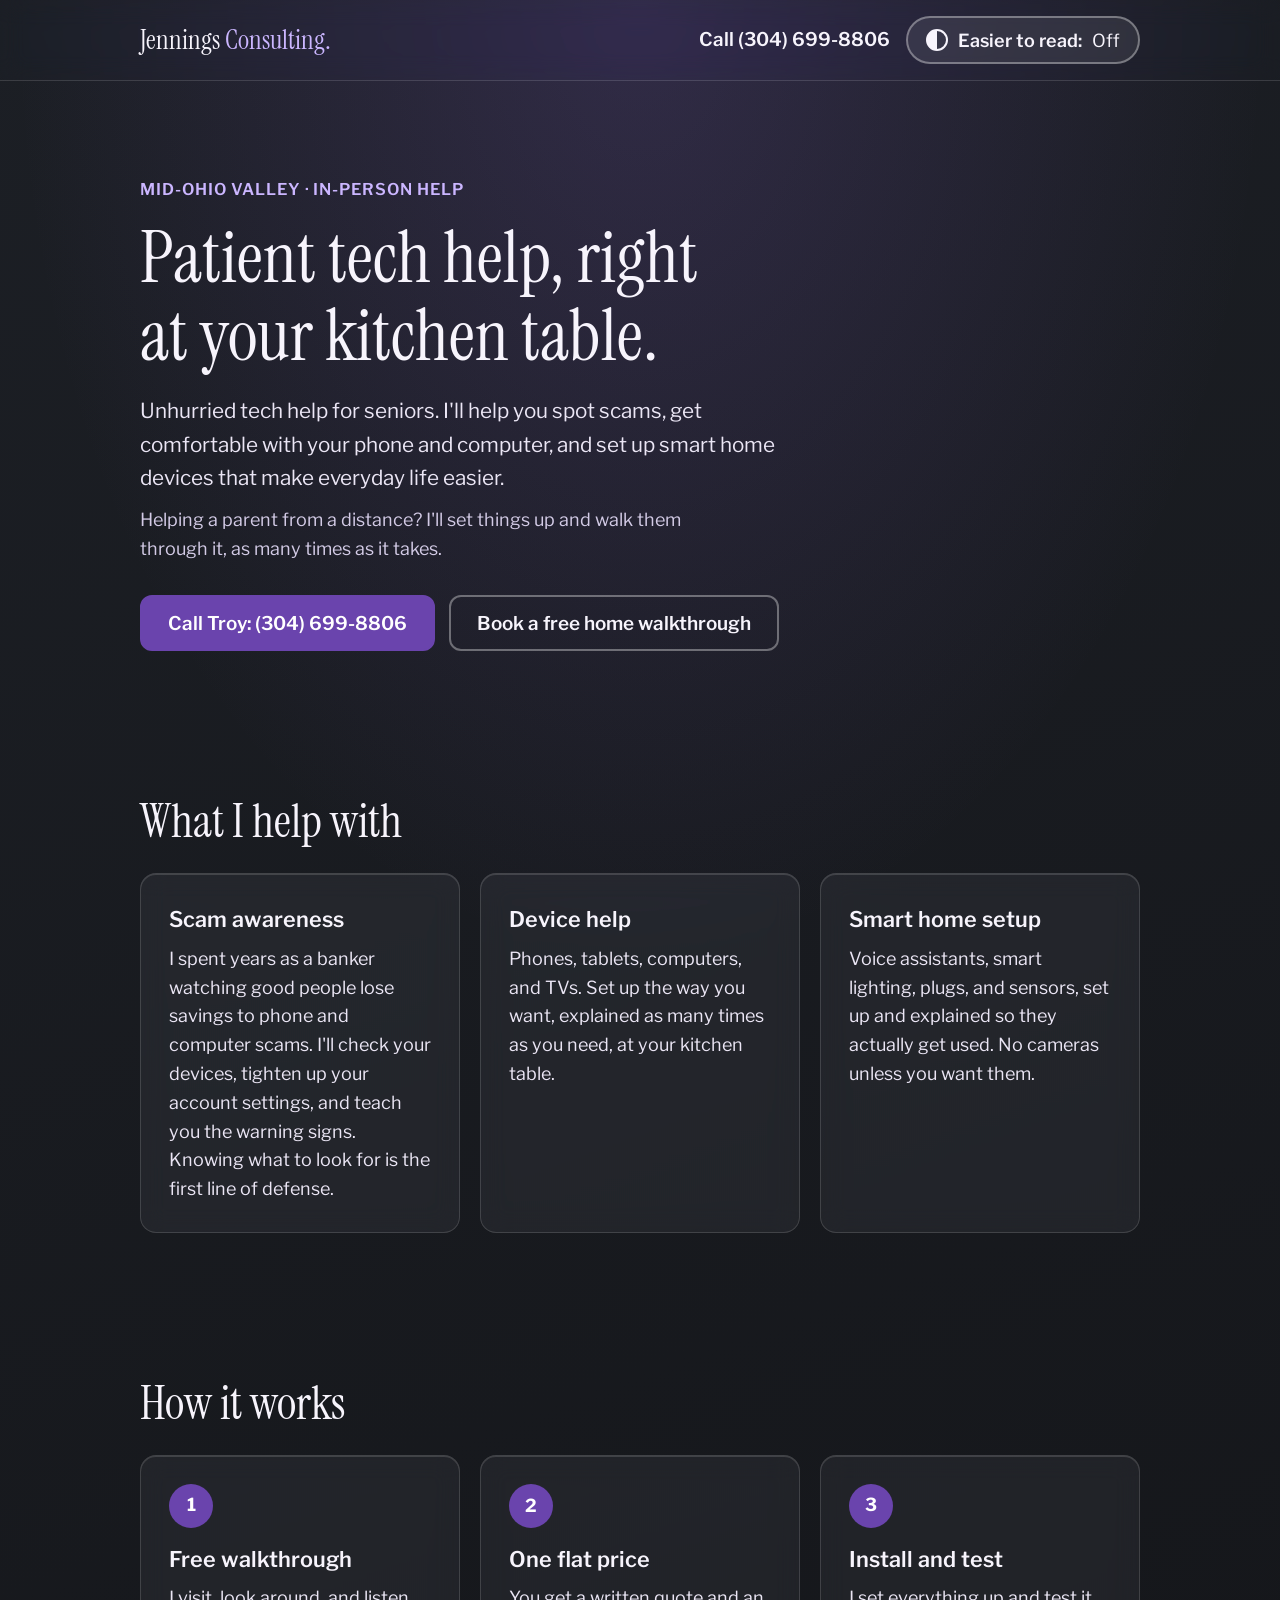
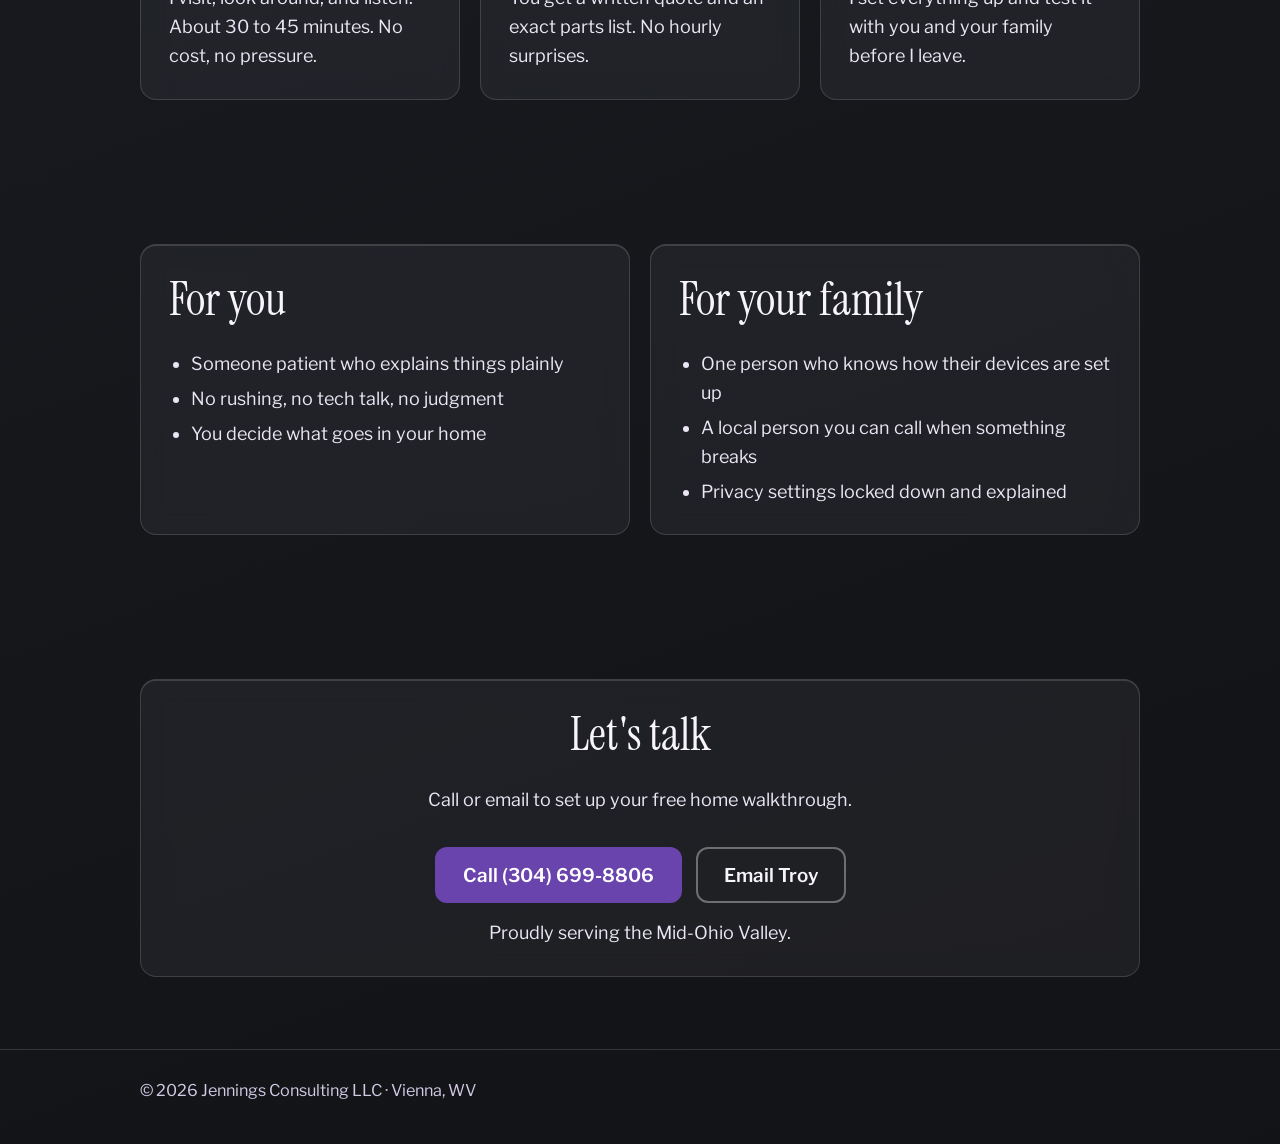
<file: index.html>
<!DOCTYPE html>
<html lang="en">
<head>
  <meta charset="UTF-8" />
  <meta name="viewport" content="width=device-width, initial-scale=1.0" />
  <title>Jennings Consulting | Patient Tech Help for Seniors</title>
  <meta name="description" content="Patient, in-person tech help for seniors in the Mid-Ohio Valley: scam awareness, device help, and smart home setup." />

  <!-- Apply the saved reading mode before the page paints, so there's no flash. -->
  <script>
    (function () {
      var mode = null;
      try { mode = localStorage.getItem('jc-contrast'); } catch (e) {}
      if (mode === null && window.matchMedia && window.matchMedia('(prefers-contrast: more)').matches) mode = 'high';
      if (mode === 'high') document.documentElement.setAttribute('data-contrast', 'high');
    })();
  </script>

  <link rel="preconnect" href="https://fonts.googleapis.com" />
  <link rel="preconnect" href="https://fonts.gstatic.com" crossorigin />
  <link href="https://fonts.googleapis.com/css2?family=Instrument+Serif&family=Libre+Franklin:wght@400;600;700&display=swap" rel="stylesheet" />
  <link rel="stylesheet" href="site.css" />
</head>
<body>
  <a class="skip" href="#main">Skip to main content</a>

  <header class="site-header">
    <div class="wrap header-row">
      <a href="index.html" class="logo">Jennings<span> Consulting.</span></a>
      <div class="header-actions">
        <a class="phone" href="tel:3046998806">Call (304) 699-8806</a>
        <button type="button" class="contrast-toggle" id="contrastToggle" aria-pressed="false">
          <span class="icon" aria-hidden="true"></span>
          Easier to read: <span class="state" id="contrastState">Off</span>
        </button>
      </div>
    </div>
  </header>

  <main id="main">
    <!-- HERO -->
    <div class="hero">
      <div class="wrap">
        <p class="kicker">Mid-Ohio Valley &middot; In-person help</p>
        <h1>Patient tech help, right at your kitchen table.</h1>
        <p class="lede">Unhurried tech help for seniors. I'll help you spot scams, get comfortable with your phone and computer, and set up smart home devices that make everyday life easier.</p>
        <p class="lede-family">Helping a parent from a distance? I'll set things up and walk them through it, as many times as it takes.</p>
        <div class="btn-row">
          <a class="btn btn-primary" href="tel:3046998806">Call Troy: (304) 699-8806</a>
          <a class="btn btn-secondary" href="#contact">Book a free home walkthrough</a>
        </div>
      </div>
    </div>

    <!-- WHAT I HELP WITH -->
    <section id="services">
      <div class="wrap">
        <h2>What I help with</h2>
        <div class="cards">
          <div class="card">
            <h3>Scam awareness</h3>
            <p>I spent years as a banker watching good people lose savings to phone and computer scams. I'll check your devices, tighten up your account settings, and teach you the warning signs. Knowing what to look for is the first line of defense.</p>
          </div>
          <div class="card">
            <h3>Device help</h3>
            <p>Phones, tablets, computers, and TVs. Set up the way you want, explained as many times as you need, at your kitchen table.</p>
          </div>
          <div class="card">
            <h3>Smart home setup</h3>
            <p>Voice assistants, smart lighting, plugs, and sensors, set up and explained so they actually get used. No cameras unless you want them.</p>
          </div>
        </div>
      </div>
    </section>

    <!-- HOW IT WORKS -->
    <section id="how">
      <div class="wrap">
        <h2>How it works</h2>
        <ol class="steps">
          <li class="card">
            <h3>Free walkthrough</h3>
            <p>I visit, look around, and listen. About 30 to 45 minutes. No cost, no pressure.</p>
          </li>
          <li class="card">
            <h3>One flat price</h3>
            <p>You get a written quote and an exact parts list. No hourly surprises.</p>
          </li>
          <li class="card">
            <h3>Install and test</h3>
            <p>I set everything up and test it with you and your family before I leave.</p>
          </li>
        </ol>
      </div>
    </section>

    <!-- FOR SENIORS / FOR FAMILIES -->
    <section id="who">
      <div class="wrap split">
        <div class="card">
          <h2>For you</h2>
          <ul>
            <li>Someone patient who explains things plainly</li>
            <li>No rushing, no tech talk, no judgment</li>
            <li>You decide what goes in your home</li>
          </ul>
        </div>
        <div class="card">
          <h2>For your family</h2>
          <ul>
            <li>One person who knows how their devices are set up</li>
            <li>A local person you can call when something breaks</li>
            <li>Privacy settings locked down and explained</li>
          </ul>
        </div>
      </div>
    </section>

    <!-- CONTACT -->
    <section id="contact" class="contact">
      <div class="wrap">
        <div class="card">
          <h2>Let's talk</h2>
          <p>Call or email to set up your free home walkthrough.</p>
          <div class="btn-row">
            <a class="btn btn-primary" href="tel:3046998806">Call (304) 699-8806</a>
            <a class="btn btn-secondary" href="mailto:JenningsConsulting@protonmail.com">Email Troy</a>
          </div>
          <p class="area">Proudly serving the Mid-Ohio Valley.</p>
        </div>
      </div>
    </section>
  </main>

  <footer>
    <div class="wrap">&copy; <span id="yr">2026</span> Jennings Consulting LLC &middot; Vienna, WV</div>
  </footer>

  <script>
    (function () {
      var root = document.documentElement;
      var btn = document.getElementById('contrastToggle');
      var state = document.getElementById('contrastState');

      function sync() {
        var on = root.getAttribute('data-contrast') === 'high';
        btn.setAttribute('aria-pressed', on ? 'true' : 'false');
        state.textContent = on ? 'On' : 'Off';
      }

      btn.addEventListener('click', function () {
        var on = root.getAttribute('data-contrast') === 'high';
        if (on) root.removeAttribute('data-contrast');
        else root.setAttribute('data-contrast', 'high');
        try { localStorage.setItem('jc-contrast', on ? 'normal' : 'high'); } catch (e) {}
        sync();
      });

      sync();
      document.getElementById('yr').textContent = new Date().getFullYear();
    })();
  </script>
</body>
</html>
</file>
<file: site.css>
/* ============================================================
   JC site.css (senior-focused redesign)
   Default: the dark graphite + violet JC look.
   High contrast: same layout, variables swapped via
   <html data-contrast="high">. Nothing else changes.
   ============================================================ */

/* ---------- DEFAULT THEME (original JC look) ---------- */
:root {
  --bg-0: #121316;
  --bg-1: #1c1f25;
  --page-bg:
    radial-gradient(ellipse 70% 50% at 50% 0%, rgba(138,99,212,.20), transparent 70%),
    linear-gradient(160deg, var(--bg-1), var(--bg-0));

  --tile:   rgba(255,255,255,.05);
  --line:   rgba(255,255,255,.14);
  --edge-hi: rgba(255,255,255,.14);
  --blur:   blur(12px) saturate(1.25);

  --ink:   #f7f4fc;   /* headings */
  --text:  #ebe6f5;   /* body */
  --muted: #d3cbe6;   /* secondary, still 10:1 on the dark field */

  --accent:      #cbb6ff;  /* links, kickers */
  --btn-bg:      #6a44ad;
  --btn-bg-hover:#7d55c8;
  --btn-text:    #ffffff;
  --btn2-border: rgba(255,255,255,.35);
  --btn2-text:   #f7f4fc;

  --toggle-bg:     rgba(255,255,255,.08);
  --toggle-border: rgba(255,255,255,.35);
  --toggle-text:   #f7f4fc;

  --focus: #cbb6ff;
  --link-underline: none;
  --border-w: 1px;

  --serif: 'Instrument Serif', Georgia, serif;
  --sans:  'Libre Franklin', system-ui, sans-serif;

  --base: 18px;          /* body size, never below 18 */
  --gutter: clamp(16px, 4vw, 40px);
  --radius: 16px;
}

/* ---------- HIGH CONTRAST (variables only) ---------- */
:root[data-contrast="high"] {
  --page-bg: #ffffff;

  --tile:   #ffffff;
  --line:   #111111;
  --edge-hi: transparent;
  --blur:   none;

  --ink:   #000000;
  --text:  #111111;
  --muted: #222222;

  --accent:      #3d1f7a;
  --btn-bg:      #3d1f7a;
  --btn-bg-hover:#2a1257;
  --btn-text:    #ffffff;
  --btn2-border: #111111;
  --btn2-text:   #000000;

  --toggle-bg:     #ffde59;
  --toggle-border: #000000;
  --toggle-text:   #000000;

  --focus: #000000;
  --link-underline: underline;
  --border-w: 2px;

  --base: 21px;
}

/* ---------- BASE ---------- */
*, *::before, *::after { box-sizing: border-box; margin: 0; padding: 0; }

html { font-size: var(--base); scroll-behavior: smooth; }

body {
  font-family: var(--sans);
  font-weight: 400;
  line-height: 1.6;
  color: var(--text);
  background: var(--page-bg);
  background-color: var(--bg-0);
  min-height: 100vh;
  -webkit-font-smoothing: antialiased;
}
:root[data-contrast="high"] body { background-color: #ffffff; }

a { color: var(--accent); text-decoration: var(--link-underline); text-underline-offset: 3px; }
a:hover { text-decoration: underline; }

:focus-visible { outline: 3px solid var(--focus); outline-offset: 3px; border-radius: 6px; }

.wrap { max-width: 1080px; margin: 0 auto; padding: 0 var(--gutter); }

.skip {
  position: absolute; left: -9999px; top: 8px;
  background: var(--btn-bg); color: var(--btn-text); padding: 10px 16px; border-radius: 8px;
}
.skip:focus { left: 8px; z-index: 10; }

/* ---------- HEADER ---------- */
.site-header {
  border-bottom: var(--border-w) solid var(--line);
  backdrop-filter: var(--blur);
  -webkit-backdrop-filter: var(--blur);
}
.header-row {
  display: flex; flex-wrap: wrap; align-items: center; justify-content: space-between;
  gap: 12px 20px; padding-top: 16px; padding-bottom: 16px;
}
.logo { font-family: var(--serif); font-size: 1.5rem; color: var(--ink); text-decoration: none; }
.logo span { color: var(--accent); }
.logo:hover { text-decoration: none; }

.header-actions { display: flex; flex-wrap: wrap; align-items: center; gap: 12px; }

.phone {
  font-weight: 600; font-size: 1.05rem; color: var(--ink); text-decoration: none;
  min-height: 48px; display: inline-flex; align-items: center; padding: 0 4px;
}
.phone:hover { text-decoration: underline; }

/* The contrast toggle: always labeled in words, always 48px+ */
.contrast-toggle {
  display: inline-flex; align-items: center; gap: 10px;
  min-height: 48px; padding: 0 18px;
  font: 600 1rem var(--sans);
  color: var(--toggle-text);
  background: var(--toggle-bg);
  border: 2px solid var(--toggle-border);
  border-radius: 999px;
  cursor: pointer;
}
.contrast-toggle .icon {
  width: 22px; height: 22px; border-radius: 50%;
  border: 2px solid currentColor;
  background: linear-gradient(90deg, currentColor 50%, transparent 50%);
  flex: none;
}
.contrast-toggle .state { font-weight: 400; }

/* ---------- HERO ---------- */
.hero { padding: clamp(48px, 8vw, 96px) 0 clamp(40px, 6vw, 72px); }
.kicker {
  font-size: .9rem; font-weight: 600; letter-spacing: .06em; text-transform: uppercase;
  color: var(--accent); margin-bottom: 16px;
}
.hero h1 {
  font-family: var(--serif); font-weight: 400;
  font-size: clamp(2.4rem, 6vw, 4rem); line-height: 1.08;
  color: var(--ink); max-width: 18ch;
}
:root[data-contrast="high"] .hero h1 { font-family: var(--sans); font-weight: 700; letter-spacing: -.01em; }

.hero .lede { margin-top: 20px; font-size: 1.15rem; max-width: 46ch; color: var(--text); }
.hero .lede-family { margin-top: 12px; max-width: 46ch; color: var(--muted); }

.btn-row { display: flex; flex-wrap: wrap; gap: 14px; margin-top: 32px; }
.btn {
  display: inline-flex; align-items: center; justify-content: center;
  min-height: 56px; padding: 0 26px; border-radius: 12px;
  font: 600 1.05rem var(--sans); text-decoration: none;
}
.btn:hover { text-decoration: none; }
.btn-primary { background: var(--btn-bg); color: var(--btn-text); border: 2px solid var(--btn-bg); }
.btn-primary:hover { background: var(--btn-bg-hover); border-color: var(--btn-bg-hover); }
.btn-secondary { color: var(--btn2-text); border: 2px solid var(--btn2-border); }
.btn-secondary:hover { border-color: var(--accent); }

/* ---------- SECTIONS ---------- */
section { padding: clamp(40px, 6vw, 72px) 0; }
h2 {
  font-family: var(--serif); font-weight: 400; color: var(--ink);
  font-size: clamp(1.9rem, 4vw, 2.6rem); line-height: 1.15; margin-bottom: 24px;
}
:root[data-contrast="high"] h2 { font-family: var(--sans); font-weight: 700; }
h3 { font-size: 1.2rem; font-weight: 600; color: var(--ink); margin-bottom: 8px; }

.cards { display: grid; gap: 20px; grid-template-columns: repeat(auto-fit, minmax(260px, 1fr)); }
.card {
  background: var(--tile);
  border: var(--border-w) solid var(--line);
  box-shadow: inset 0 1px 0 var(--edge-hi);
  backdrop-filter: var(--blur); -webkit-backdrop-filter: var(--blur);
  border-radius: var(--radius);
  padding: 28px;
}
.card p { color: var(--text); }

.steps { list-style: none; counter-reset: step; display: grid; gap: 20px; grid-template-columns: repeat(auto-fit, minmax(240px, 1fr)); }
.steps li { counter-increment: step; }
.steps li::before {
  content: counter(step);
  display: inline-flex; align-items: center; justify-content: center;
  width: 44px; height: 44px; margin-bottom: 14px; border-radius: 50%;
  font-weight: 700; color: var(--btn-text); background: var(--btn-bg);
}

.split { display: grid; gap: 20px; grid-template-columns: repeat(auto-fit, minmax(280px, 1fr)); }
.split ul { margin-top: 12px; padding-left: 1.2em; }
.split li { margin-top: 6px; }

.contact .card { text-align: center; }
.contact .btn-row { justify-content: center; }
.area { margin-top: 16px; color: var(--muted); }

footer {
  border-top: var(--border-w) solid var(--line);
  padding: 28px 0 40px; color: var(--muted); font-size: .9rem;
}

@media (prefers-reduced-motion: reduce) { html { scroll-behavior: auto; } }
</file>
